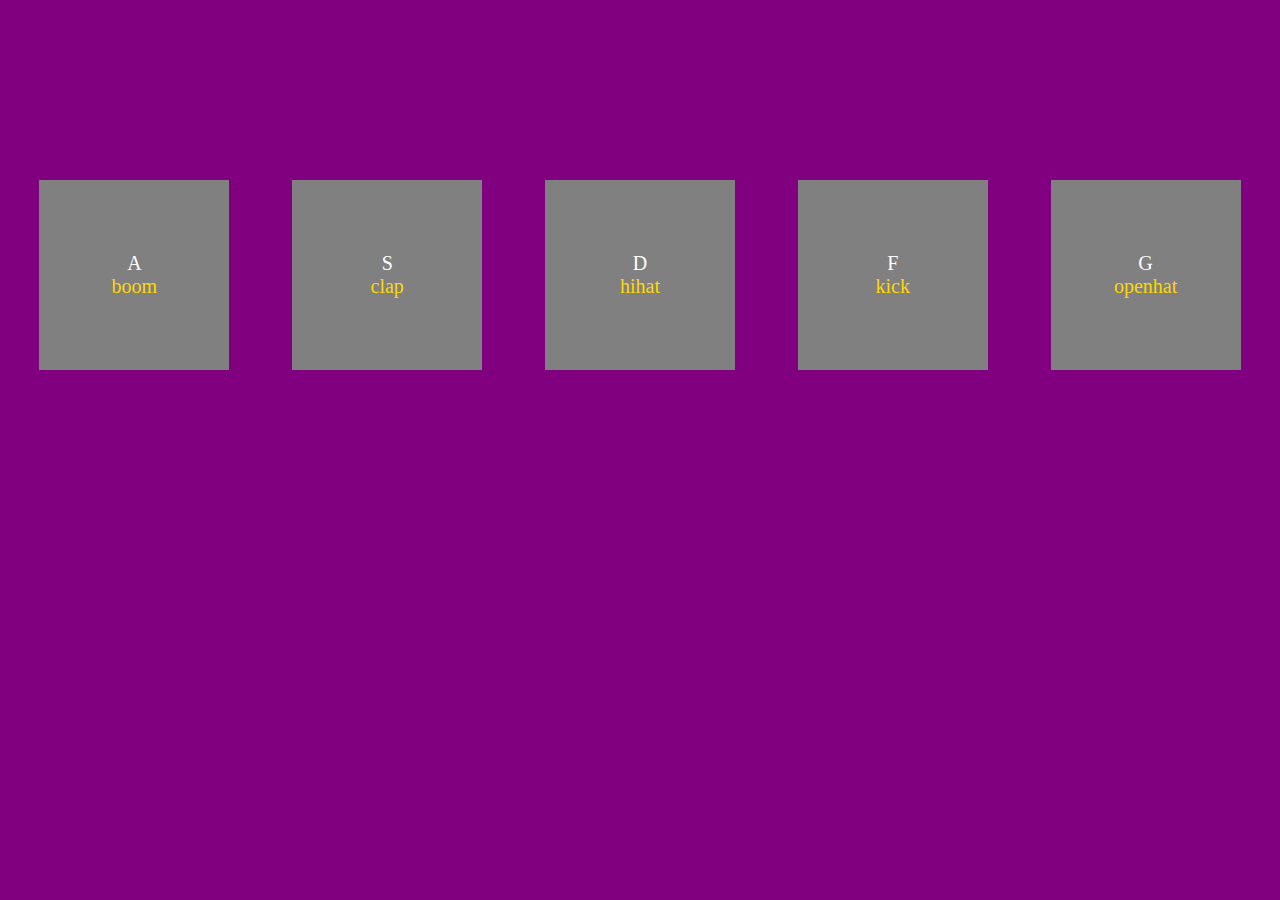
<file: 01-drumkit/index.html>
<!DOCTYPE html>
<html lang="en">
<head>
    <meta charset="UTF-8">
    <meta name="viewport" content="width=device-width, initial-scale=1.0">
    <meta http-equiv="X-UA-Compatible" content="ie=edge">
    <title>Document</title>
    <link rel="stylesheet" href="style.css">
    <link rel="shortcut icon" href="drum.ico" type="image/x-icon">
</head>
<body>
    <div id="65" class="keys">
        A
        <span class="desc">boom</span>
    </div>
    <div id="83" class="keys">
        S
        <span class="desc">clap</span>
    </div>
    <div id="68" class="keys">
        D
        <span class="desc">hihat</span>
    </div>
    <div id="70" class="keys">
        F
        <span class="desc">kick</span>
    </div>
    <div id="71" class="keys">
        G
        <span class="desc">openhat</span>
    </div>
    
    <audio data-key="65" src="sounds/boom.wav"></audio>
    <audio data-key="83" src="sounds/clap.wav"></audio>
    <audio data-key="68" src="sounds/hihat.wav"></audio>
    <audio data-key="70" src="sounds/kick.wav"></audio>
    <audio data-key="71" src="sounds/openhat.wav"></audio>


    <script src="index.js"></script>
</body>
</html>
</file>
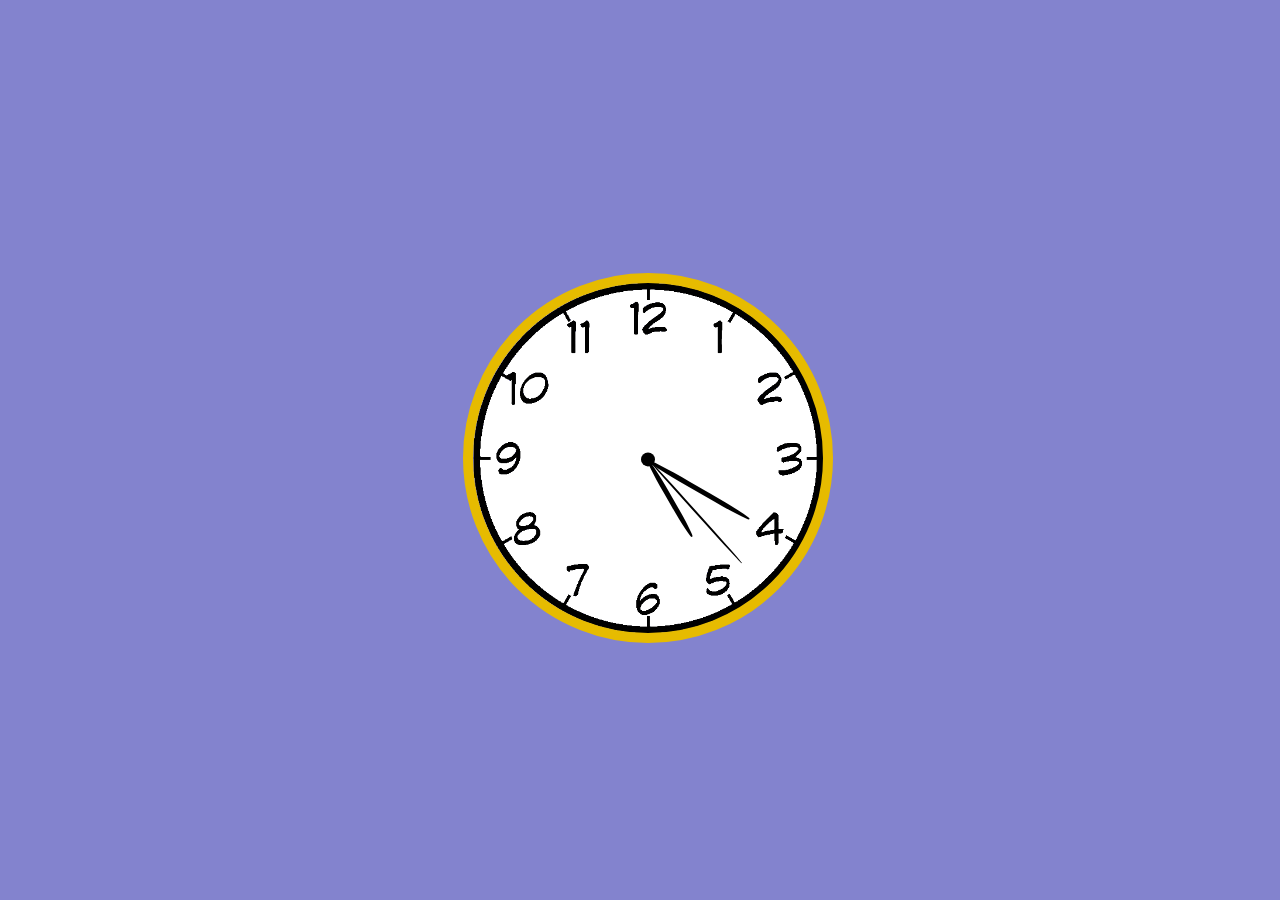
<file: 02-CSS-JS-Clock/index.html>
<!DOCTYPE html>
<html lang="en">
<head>
    <meta charset="UTF-8">
    <meta name="viewport" content="width=device-width, initial-scale=1.0">
    <meta http-equiv="X-UA-Compatible" content="ie=edge">
    <title>CSS-JS-Clock</title>
    <link rel="stylesheet" href="style.css">
    <link rel="shortcut icon" href="clock.ico" type="image/x-icon">

</head>
<body class="center">
        <!-- <button onClick="move()">click</button> -->

    <div class="container">
        <div class="frame">
            <div class="face center">
                <div class="sec"></div>
                <div class="min"></div>
                <div class="hou"></div>
            </div>
            <div class="dot "></div>
        </div>
    </div>
    <script src="index.js"></script>
</body>
</html>
</file>
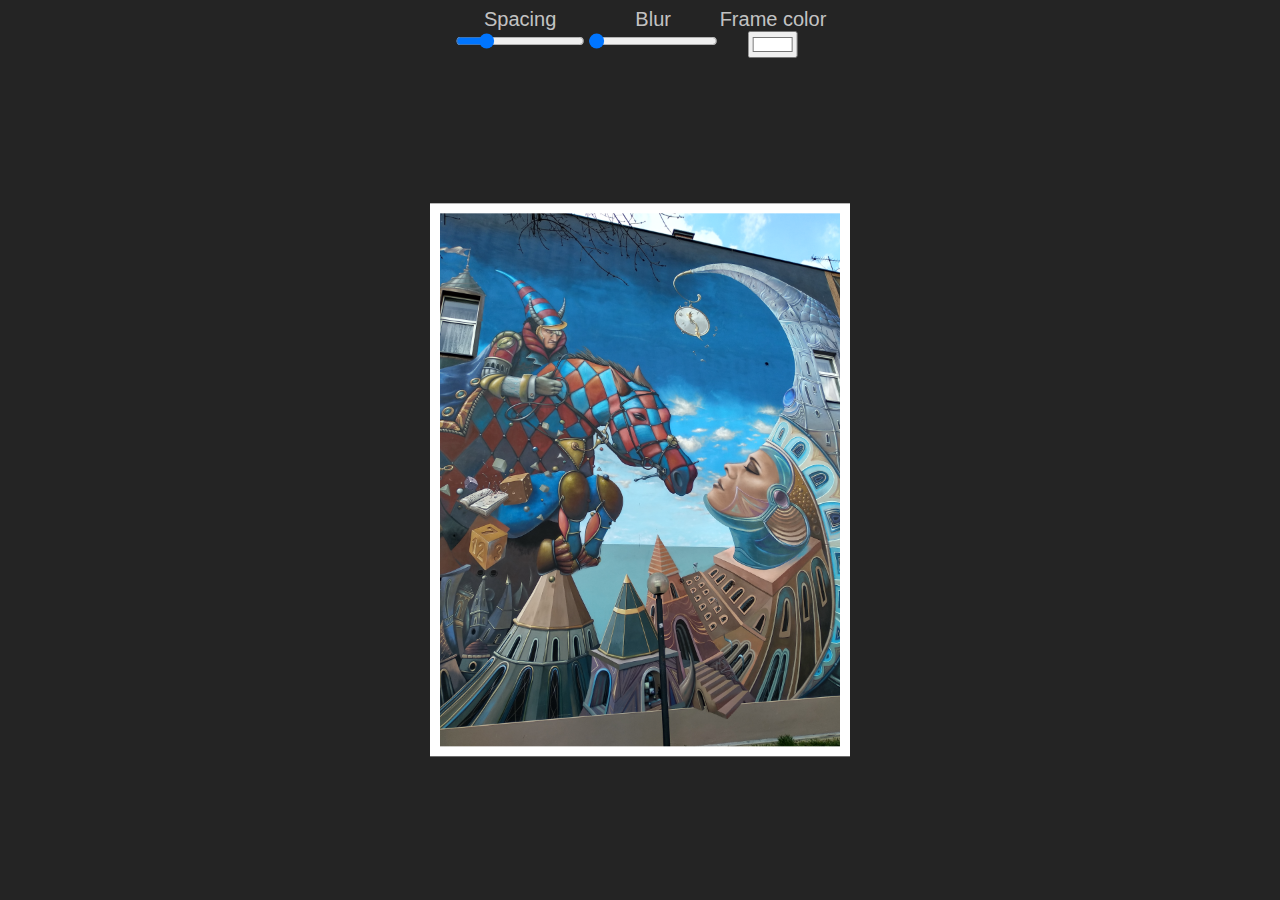
<file: 03- Dynamic img properties with CSS JS/index.html>
<!DOCTYPE html>
<html lang="en">
<head>
    <meta charset="UTF-8">
    <meta name="viewport" content="width=device-width, initial-scale=1.0">
    <meta http-equiv="X-UA-Compatible" content="ie=edge">
    <title>Dynamic img properties</title>
    <link rel="stylesheet" href="style.css">
    <link rel="shortcut icon" href="scrollButton.ico" type="image/x-icon">

</head>
<body>
    <div class="controls center-hor">
        <div>
            <label for="spacing">Spacing</label>
            <input type="range" name="spacing" id="" min="0" max="50" value=10 data-sizing="px">            
        </div>
        <div>
            <label for="blur">Blur</label>
            <input type="range" name="blur" id="" min="0" max="20" value=0 data-sizing="px">            
        </div>
        <div>
            <label for="color">Frame color</label>        
            <input type="color" name="color" value="#ffffff">        
        </div>
    </div>
    <div class="content center">
        <img src="mural.png" alt="">
    </div>

    <script src="index.js"></script>
</body>
</html>
</file>
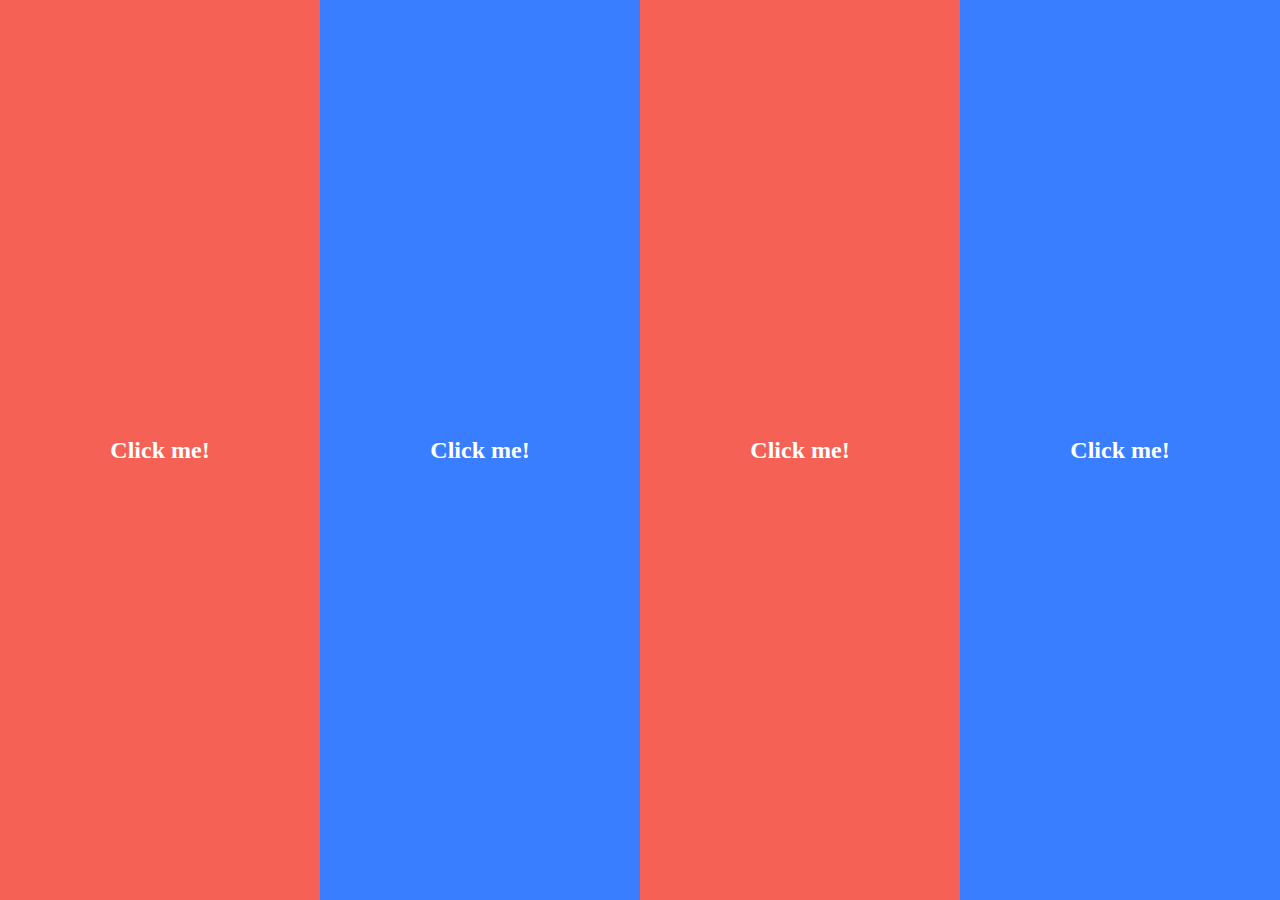
<file: 04. Flex Panels Image Gallery/index.html>
<!DOCTYPE html>
<html lang="en">
<head>
    <meta charset="UTF-8">
    <meta name="viewport" content="width=device-width, initial-scale=1.0">
    <meta http-equiv="X-UA-Compatible" content="ie=edge">
    <meta http-equiv="Content-Type" content="text/html; charset=utf-8"/>
    <title>Flex Panels Image Gallery</title>
    <link rel="stylesheet" href="style.css">
    <link rel="shortcut icon" href="flex.ico" type="image/x-icon">
</head>
<body>
    <div class="container">
        <div class="item">
            <h2 class="top">Thank</h2>
            <h2 class="middle">Click me!</h2>
            <h2 class="bottom">You</h2>
        </div>
        <div class="item">
            <h2 class="top">Thank</h2>
            <h2 class="middle">Click me!</h2>
            <h2 class="bottom">You</h2>
        </div>
        <div class="item">
            <h2 class="top">Thank</h2>
            <h2 class="middle">Click me!</h2>
            <h2 class="bottom">You</h2>
        </div>
        <div class="item">
            <h2 class="top">Thank</h2>
            <h2 class="middle">Click me!</h2>
            <h2 class="bottom">You</h2>
        </div>
        
    </div>
    
    <script src="index.js"></script>
</body>
</html>
</file>
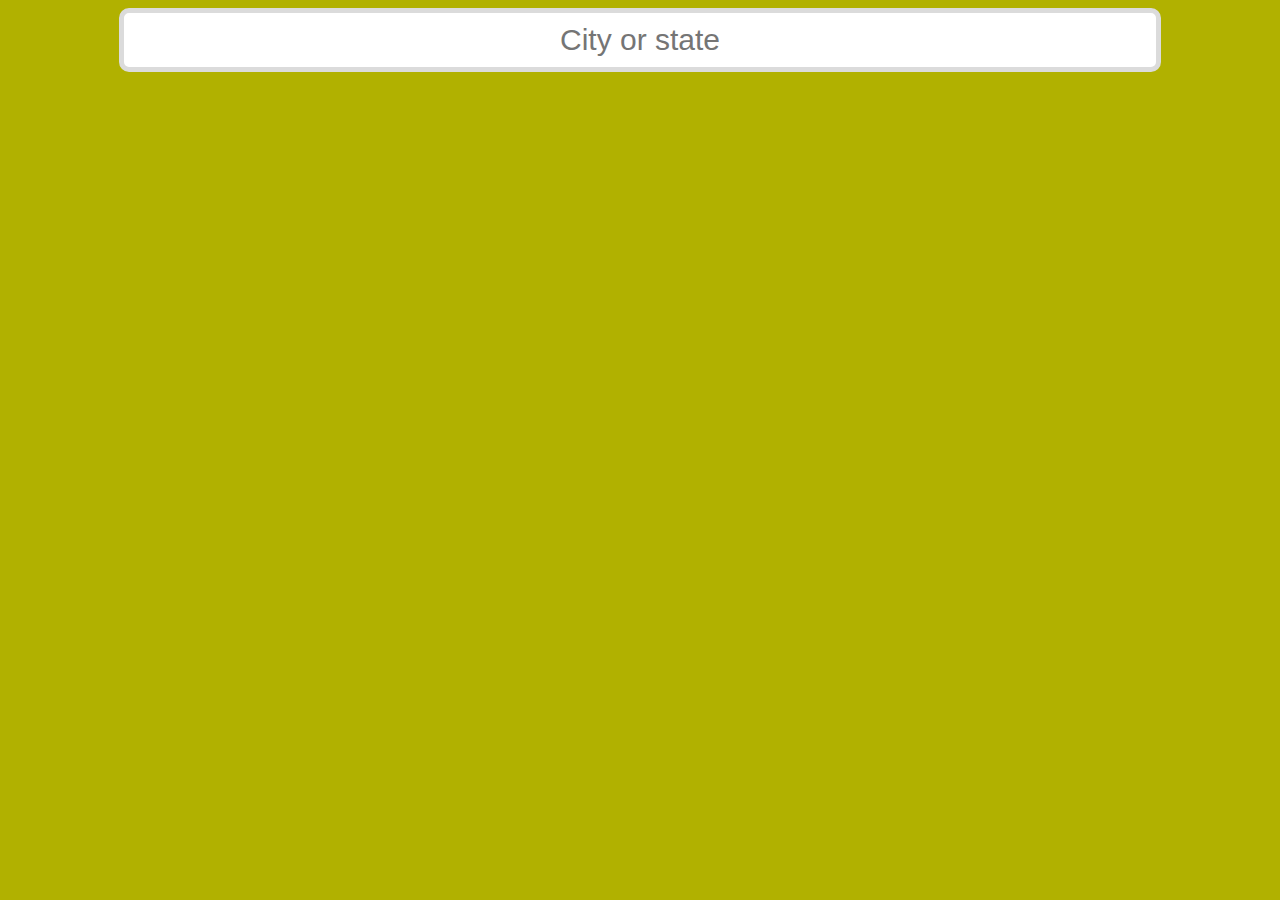
<file: 05-TypeAhead-AJAX/index.html>
<!DOCTYPE html>
<html lang="en">
<head>
    <meta charset="UTF-8">
    <meta name="viewport" content="width=device-width, initial-scale=1.0">
    <meta http-equiv="X-UA-Compatible" content="ie=edge">
    <title>Type ahead</title>
    <link rel="stylesheet" href="style.css">
    <link rel="shortcut icon" href="name.ico" type="image/x-icon">    
</head>
<body>
    <div class="container">
            <input placeholder="City or state" type="text"><br>
            <ul class="results"></ul>
    </div>
    
    <script src="index.js"></script>
</body>
</html>
</file>
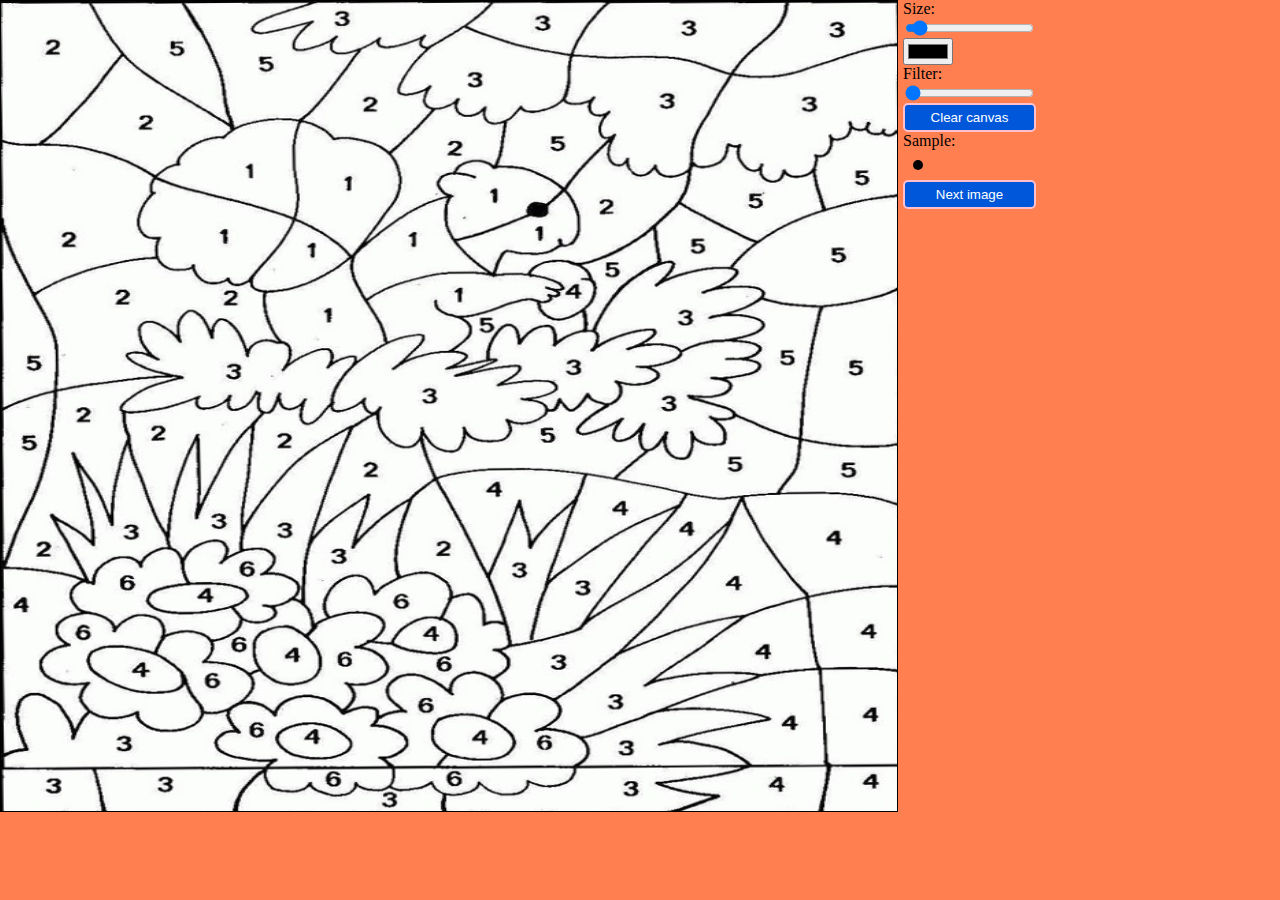
<file: 06-Canvas-drawing toolbar/index.html>
<!DOCTYPE html>
<html lang="en">
<head>
    <meta charset="UTF-8">
    <meta name="viewport" content="width=device-width, initial-scale=1.0">
    <meta http-equiv="X-UA-Compatible" content="ie=edge">
    <title>Canvas</title>
    <link rel="stylesheet" href="style.css">
    <link rel="shortcut icon" href="pic.ico" type="image/x-icon">    
</head>
<body>
    
    <div class="container">
        <canvas id="myCanvas" width="1000" height="800" style="border:1px solid #000000;"></canvas>
        <div class="toolbox">
                <label for="">Size: </label> 
                <input title="size" type="range" name="size" id="" min="1" max="150" value=10 data-sizing="px">  
                <input type="color" name="color" value="#000000">
                <label for="">Filter: </label> 
                <input title="filter" type="range" name="filter" id="" min="0" max="20" value=0 data-sizing="px">   
                <button id="clear">Clear canvas</button> 
                <label for="">Sample: </label> 
                <div class="sample"></div>
                <button class="addImage">Next image</button>
        </div>
    </div>

    <script src="index.js"></script>
</body>
</html>
</file>
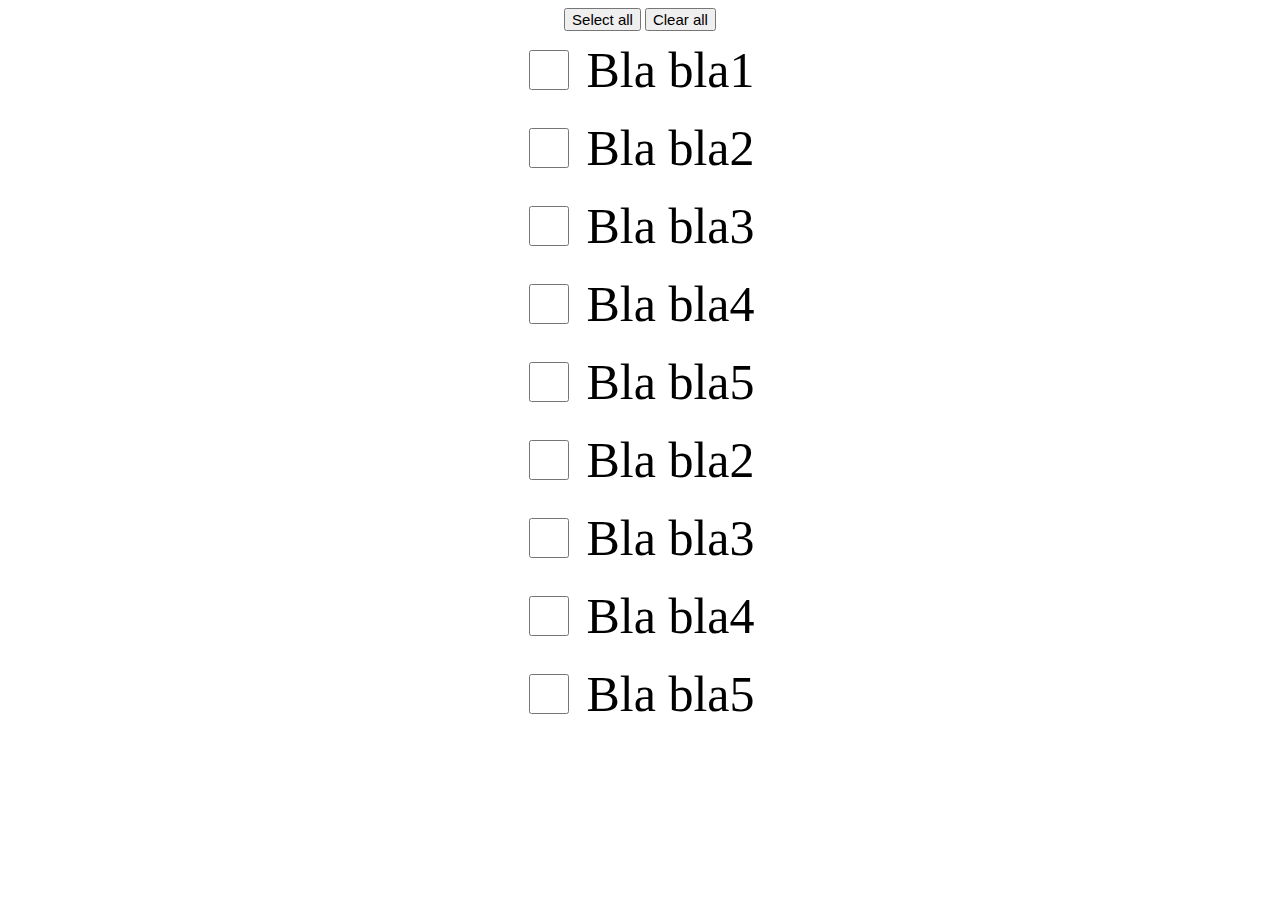
<file: 07-HoldShiftToSelect/index.html>
<!DOCTYPE html>
<html lang="en">
<head>
    <meta charset="UTF-8">
    <meta name="viewport" content="width=device-width, initial-scale=1.0">
    <meta http-equiv="X-UA-Compatible" content="ie=edge">
    <title>Hold shift to select range</title>
    <link rel="stylesheet" href="style.css">
    <link rel="shortcut icon" href="name.ico" type="image/x-icon">    
</head>
<body>
    <button id="selAll">Select all</button>
    <button id="clearAll">Clear all</button>

    <div class="box">
        <div class="set">
                <input type="checkbox" name="" id="">
                <label for="">Bla bla1</label>
        </div>
        <div class="set">
                <input type="checkbox" name="" id="">
                <label for="">Bla bla2</label>
        </div>
        <div class="set">
                <input type="checkbox" name="" id="">
                <label for="">Bla bla3</label>
        </div>
        <div class="set">
                <input type="checkbox" name="" id="">
                <label for="">Bla bla4</label>
        </div>
        <div class="set">
                <input type="checkbox" name="" id="">
                <label for="">Bla bla5</label>
        </div>
        <div class="set">
                <input type="checkbox" name="" id="">
                <label for="">Bla bla2</label>
        </div>
        <div class="set">
                <input type="checkbox" name="" id="">
                <label for="">Bla bla3</label>
        </div>
        <div class="set">
                <input type="checkbox" name="" id="">
                <label for="">Bla bla4</label>
        </div>
        <div class="set">
                <input type="checkbox" name="" id="">
                <label for="">Bla bla5</label>
        </div>
    </div>
    <script src="index.js"></script>
</body>
</html>
</file>
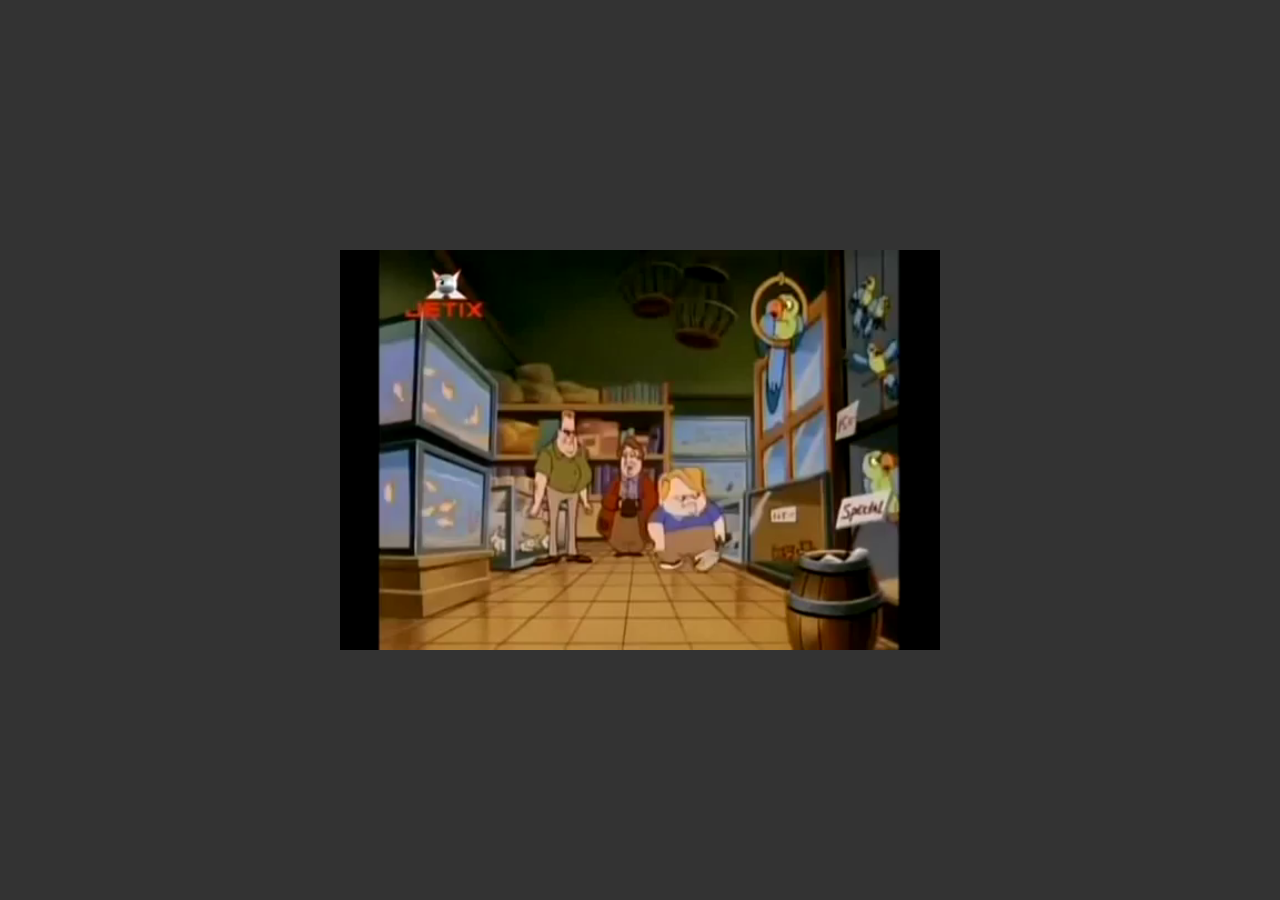
<file: 08-CustomVideoPlayer/index.html>
<!DOCTYPE html>
<html lang="en">
<head>
    <meta charset="UTF-8">
    <meta name="viewport" content="width=device-width, initial-scale=1.0">
    <meta http-equiv="X-UA-Compatible" content="ie=edge">
    <title>Custom Video Player</title>
    <link rel="stylesheet" href="style.css">
    <link rel="shortcut icon" href="name.ico" type="image/x-icon">   
    <link href="https://fonts.googleapis.com/icon?family=Material+Icons"
      rel="stylesheet"> 
</head>
<body>
    <br><br>
    <div class="frame center">
        <video id="myVid" width="600" height="400" src="./vid.mp4" type="video/mp4"></video>
        <div class="controls-group">
            <div class="uppers">
                <div class="uppers-left">
                    <span id="btn-play"><i class="material-icons">play_circle_outline</i></span>
                    <span id="vidTime" class="info-time"></span>
                </div>
                <div class="uppers-left">
                    <!-- <span >Full</span> -->
                    <span id="fScr"><i class="material-icons">tv</i></span>
                    <span><input class="control-volume" type="range" name="volume" id="volume" step=0.05 min=0 max=1 value=1></span>
                </div>
                
            </div>
            
            <input class="control-time" value=0 min=0  step="0.1" type="range" name="time" id="time">
        </div>

    </div>

    <script src="index.js"></script>
</body>
</html>
</file>
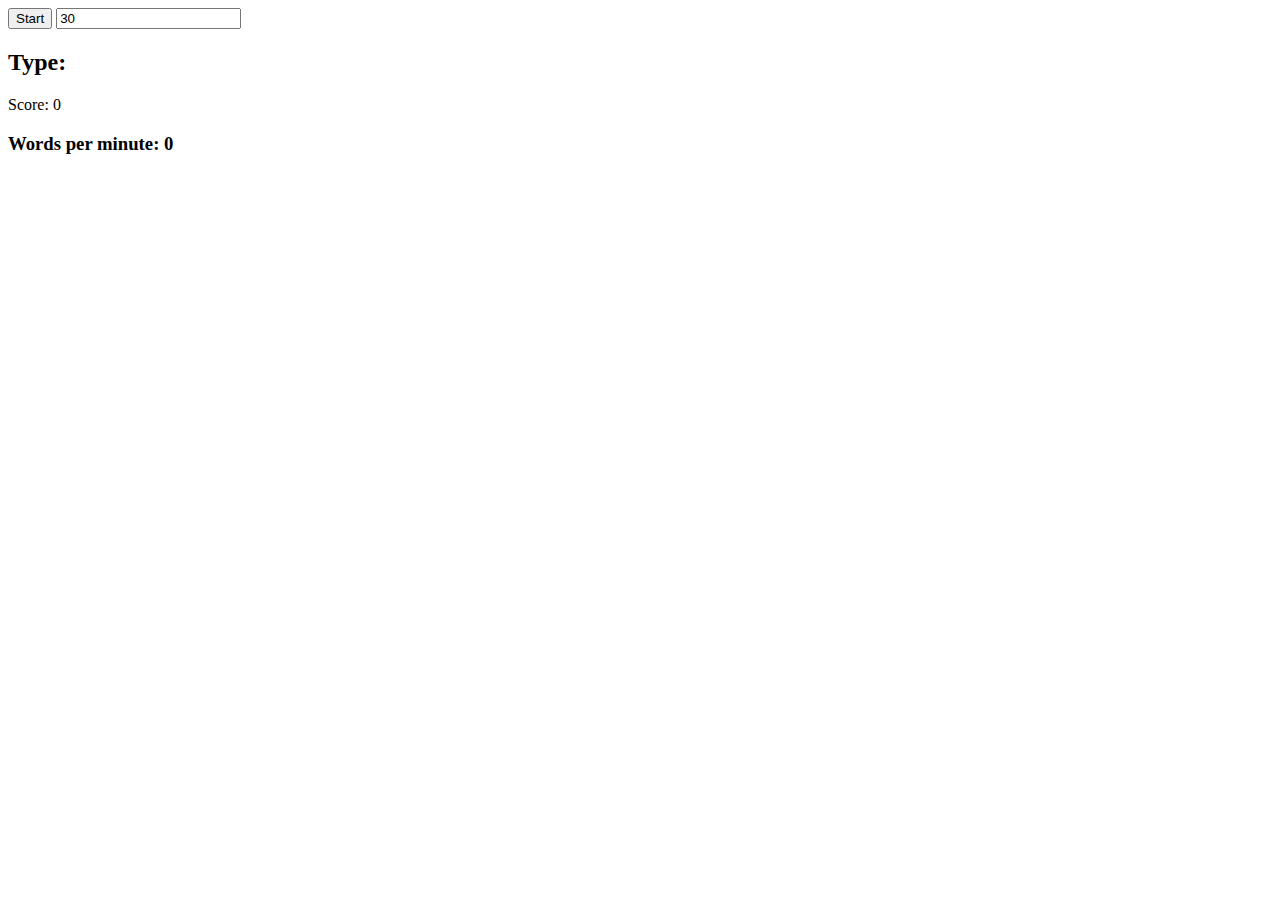
<file: 09 - Speed typing game/index.html>
<!DOCTYPE html>
<html lang="en">
<head>
    <meta charset="UTF-8">
    <meta name="viewport" content="width=device-width, initial-scale=1.0">
    <meta http-equiv="X-UA-Compatible" content="ie=edge">
    <title>Speed typing game</title>
    <link rel="stylesheet" href="style.css">
    <link rel="shortcut icon" href="name.ico" type="image/x-icon">    
</head>
<body>
    <button id="start">Start</button>
    <input type="number" value="30" min="5" type="text" id="setTime">
    
    <h2 id="info">Type: <label id="password"></label></h2>
    <p id ="score">Score: 0</p>
    <h3>Words per minute: <label id ="wordsPerMinute">0</label></h3>
    <h4 id="timer"></h4>
    <!-- <button id='reset'>Reset</button> -->
    <script src="index.js"></script>
</body>
</html>
</file>
<file: 01-drumkit/style.css>
body {
  display: -webkit-box;
  display: -ms-flexbox;
  display: flex;
  -ms-flex-pack: distribute;
      justify-content: space-around;
  background: purple;
  margin-top: 20vh;
  -ms-flex-wrap: wrap;
      flex-wrap: wrap;
}

.keys {
  width: 150px;
  height: 150px;
  padding: 20px;
  display: -webkit-box;
  display: -ms-flexbox;
  display: flex;
  -webkit-box-pack: center;
      -ms-flex-pack: center;
          justify-content: center;
  -webkit-box-orient: vertical;
  -webkit-box-direction: normal;
      -ms-flex-direction: column;
          flex-direction: column;
  text-align: center;
  color: white;
  background: gray;
  -webkit-transition: all 0.5s;
  transition: all 0.5s;
  margin-bottom: 20px;
  font-size: 20px;
  cursor: pointer;
}

.desc {
  color: gold;
  pointer-events: none;
}

.active {
  background: #98df82;
}
/*# sourceMappingURL=style.css.map */
</file>
<file: 02-CSS-JS-Clock/style.css>
body {
  background: #8383ce;
}

.center {
  position: absolute;
  left: 50%;
  top: 50%;
  -webkit-transform: translate(-50%, -50%);
  transform: translate(-50%, -50%);
}

.face {
  position: absolute;
  width: 350px;
  height: 350px;
  background-image: url("cf.png");
  background-size: contain;
  background-size: cover;
  border-radius: 50%;
  border: 10.5px solid #e6bb00;
}

.sec, .min, .hou {
  height: 2px;
  position: absolute;
  top: 50%;
  left: 50%;
  border-radius: 40%;
  -webkit-transform-origin: 0% 50%;
          transform-origin: 0% 50%;
  background: black;
}

.sec {
  width: 140px;
}

.min, .hou {
  height: 5px;
  -webkit-transition: all 1s;
  transition: all 1s;
}

.min {
  width: 116.66667px;
}

.hou {
  width: 87.5px;
}

.dot {
  background: black;
  width: 14px;
  height: 14px;
  border-radius: 50%;
  position: absolute;
  left: 50%;
  top: 50%;
  -webkit-transform: translate(-50%, -40%);
  transform: translate(-50%, -40%);
}
/*# sourceMappingURL=style.css.map */
</file>
<file: 03- Dynamic img properties with CSS JS/style.css>
:root {
  --spacing: 5px;
  --frameColor: #ffffff;
  --blur: 0px;
}

body {
  background: #242424;
  color: #ffffffbe;
}

.controls {
  position: fixed;
  display: -webkit-box;
  display: -ms-flexbox;
  display: flex;
  -ms-flex-pack: distribute;
      justify-content: space-around;
  font-family: 'Segoe UI', Tahoma, Geneva, Verdana, sans-serif;
  font-size: 20px;
  text-align: center;
  z-index: 1;
}

.controls label {
  display: block;
}

.content {
  padding: var(--spacing);
  background: var(--frameColor);
  -webkit-filter: blur(var(--blur));
          filter: blur(var(--blur));
  z-index: 0;
  margin-top: 30px;
}

.content img {
  width: 400px;
  display: block;
}

@media (max-width: 567px) {
  .content img {
    width: 250px;
  }
}

.center {
  position: absolute;
  left: 50%;
  top: 50%;
  -webkit-transform: translate(-50%, -50%);
  transform: translate(-50%, -50%);
}

.center-hor {
  position: absolute;
  left: 50%;
  -webkit-transform: translate(-50%, 0%);
  transform: translate(-50%, 0%);
}
/*# sourceMappingURL=style.css.map */
</file>
<file: 04. Flex Panels Image Gallery/style.css>
body {
  margin: 0;
  padding: 0;
}

.container {
  display: -webkit-box;
  display: -ms-flexbox;
  display: flex;
}

.container div:nth-child(odd) {
  background: #f56255;
}

.container div:nth-child(even) {
  background: #387eff;
}

.container h2 {
  color: white;
  text-align: center;
}

.item {
  height: 100vh;
  -webkit-box-flex: 1;
      -ms-flex: 1;
          flex: 1;
  display: -webkit-box;
  display: -ms-flexbox;
  display: flex;
  -webkit-box-orient: vertical;
  -webkit-box-direction: normal;
      -ms-flex-direction: column;
          flex-direction: column;
  -ms-flex-pack: distribute;
      justify-content: space-around;
  -webkit-box-align: center;
      -ms-flex-align: center;
          align-items: center;
  -webkit-transition: all 1s;
  transition: all 1s;
}

.active {
  -webkit-box-flex: 1;
      -ms-flex: 1 1 60%;
          flex: 1 1 60%;
}

.active .bottom {
  -webkit-transform: translate(0, 500%);
          transform: translate(0, 500%);
  -webkit-transition: all 1s;
  transition: all 1s;
}

.active .top {
  -webkit-transform: translate(0, -500%);
          transform: translate(0, -500%);
  -webkit-transition: all 1s;
  transition: all 1s;
}

.active .middle {
  font-size: 100px;
  color: #d9ff00;
}

.top, .bottom {
  position: fixed;
}

.top {
  -webkit-transform: translate(0, -2000%);
          transform: translate(0, -2000%);
}

.bottom {
  -webkit-transform: translate(0, 2000%);
          transform: translate(0, 2000%);
}
/*# sourceMappingURL=style.css.map */
</file>
<file: 05-TypeAhead-AJAX/style.css>
body {
  background: #b1b100;
}

.container {
  text-align: center;
}

.container input {
  width: 80%;
  font-size: 30px;
  padding: 10px;
  border: 5px solid #dbdbdb;
  border-radius: 10px;
  -webkit-user-select: none;
     -moz-user-select: none;
      -ms-user-select: none;
          user-select: none;
  outline: none;
  text-align: center;
}

ul {
  padding: 0;
  margin: 0;
  text-align: center;
  display: inline-block;
}

ul li:nth-child(odd) {
  background: #d3ff5a;
  -webkit-transform: perspective(90px) rotateX(5deg);
          transform: perspective(90px) rotateX(5deg);
}

ul li:nth-child(even) {
  background: #7bc4ff;
  -webkit-transform: perspective(90px) rotateX(-5deg);
          transform: perspective(90px) rotateX(-5deg);
}

ul li {
  text-transform: capitalize;
  list-style: none;
  min-width: 150px;
  padding: 10px 10px;
  -webkit-box-shadow: 0 0 10px rgba(0, 0, 0, 0.14);
          box-shadow: 0 0 10px rgba(0, 0, 0, 0.14);
}

.pop {
  color: #ff0055;
  float: right;
}

.hl {
  background: yellow;
}
/*# sourceMappingURL=style.css.map */
</file>
<file: 06-Canvas-drawing toolbar/style.css>
:root {
  --size: 45px;
  --color: #57008a;
  --filter: 0px;
}

body {
  background: coral;
  margin: 0;
}

.container {
  display: -webkit-box;
  display: -ms-flexbox;
  display: flex;
}

.toolbox {
  display: -webkit-box;
  display: -ms-flexbox;
  display: flex;
  -webkit-box-orient: vertical;
  -webkit-box-direction: normal;
      -ms-flex-direction: column;
          flex-direction: column;
  margin-left: 5px;
  -webkit-user-select: none;
     -moz-user-select: none;
      -ms-user-select: none;
          user-select: none;
}

.sample {
  width: var(--size);
  height: var(--size);
  background-color: var(--color);
  -webkit-filter: blur(var(--filter));
          filter: blur(var(--filter));
  border-radius: 50%;
  display: inline-block;
  margin: 10px;
}

canvas {
  cursor: crosshair;
}

button {
  padding: 5px;
  color: white;
  background: #0057da;
  border-radius: 5px;
  border: 2px solid pink;
}

button:hover {
  background: #6a94d4;
}
/*# sourceMappingURL=style.css.map */
</file>
<file: 07-HoldShiftToSelect/style.css>
body {
  text-align: center;
}

button {
  font-size: 15px;
}

.box {
  text-align: center;
  display: block;
}

.set {
  padding: 10px 0;
}

.set input {
  width: 40px;
  height: 40px;
  vertical-align: middle;
}

.set label {
  font-size: 50px;
  vertical-align: middle;
  margin-left: 10px;
}
/*# sourceMappingURL=style.css.map */
</file>
<file: 08-CustomVideoPlayer/style.css>
body {
  background-color: #333333;
}

.frame {
  width: 600px;
  height: 400px;
  background: black;
  text-align: center;
}

.center {
  position: absolute;
  left: 50%;
  top: 50%;
  -webkit-transform: translate(-50%, -50%);
  transform: translate(-50%, -50%);
}

video::-webkit-media-controls {
  display: none !important;
}

.controls-group {
  position: relative;
  bottom: 40px;
  -webkit-transition: opacity 0.5s linear;
  transition: opacity 0.5s linear;
  opacity: 0;
  background-color: rgba(1, 2, 1, 0.4);
  padding-bottom: -10px;
  z-index: 2147483648;
}

.controls-group .uppers {
  display: -webkit-box;
  display: -ms-flexbox;
  display: flex;
  position: relative;
  top: 5px;
  -webkit-box-pack: justify;
      -ms-flex-pack: justify;
          justify-content: space-between;
  -webkit-box-align: center;
      -ms-flex-align: center;
          align-items: center;
  cursor: pointer;
}

.controls-group .uppers .uppers-left {
  display: -webkit-box;
  display: -ms-flexbox;
  display: flex;
}

.controls-group .uppers .uppers-left span {
  display: -webkit-box;
  display: -ms-flexbox;
  display: flex;
  -webkit-box-align: center;
      -ms-flex-align: center;
          align-items: center;
  padding-right: 10px;
}

.controls-group .uppers i {
  color: white;
}

.controls-group .uppers .info-time {
  color: white;
  font-size: 15px;
}

.controls-group .control-time {
  -webkit-appearance: none;
  width: 100%;
  height: 3px;
  padding: 0;
  margin: 0;
}

.controls-group .control-time::-webkit-slider-thumb {
  -webkit-appearance: none;
  height: 15px;
  width: 15px;
  border-radius: 50%;
  background: white;
  cursor: pointer;
  border: 5px solid red;
}

.controls-group .control-time::-ms-fill-lower {
  background: dodgerblue;
}

.controls-group .control-volume {
  float: right;
  -webkit-appearance: none;
  width: 50px;
  height: 2px;
}

.controls-group .control-volume::-webkit-slider-thumb {
  -webkit-appearance: none;
  height: 10px;
  width: 10px;
  border-radius: 50%;
  background: #7e7e7e;
  cursor: pointer;
  border: none;
}

.controls-group .control-time, .controls-group .control-volume:focus {
  outline: none;
}
/*# sourceMappingURL=style.css.map */
</file>
<file: 09 - Speed typing game/style.css>
h2 label {
  color: blue;
  font-style: italic;
}

.changeColor {
  color: red;
}
/*# sourceMappingURL=style.css.map */
</file>
